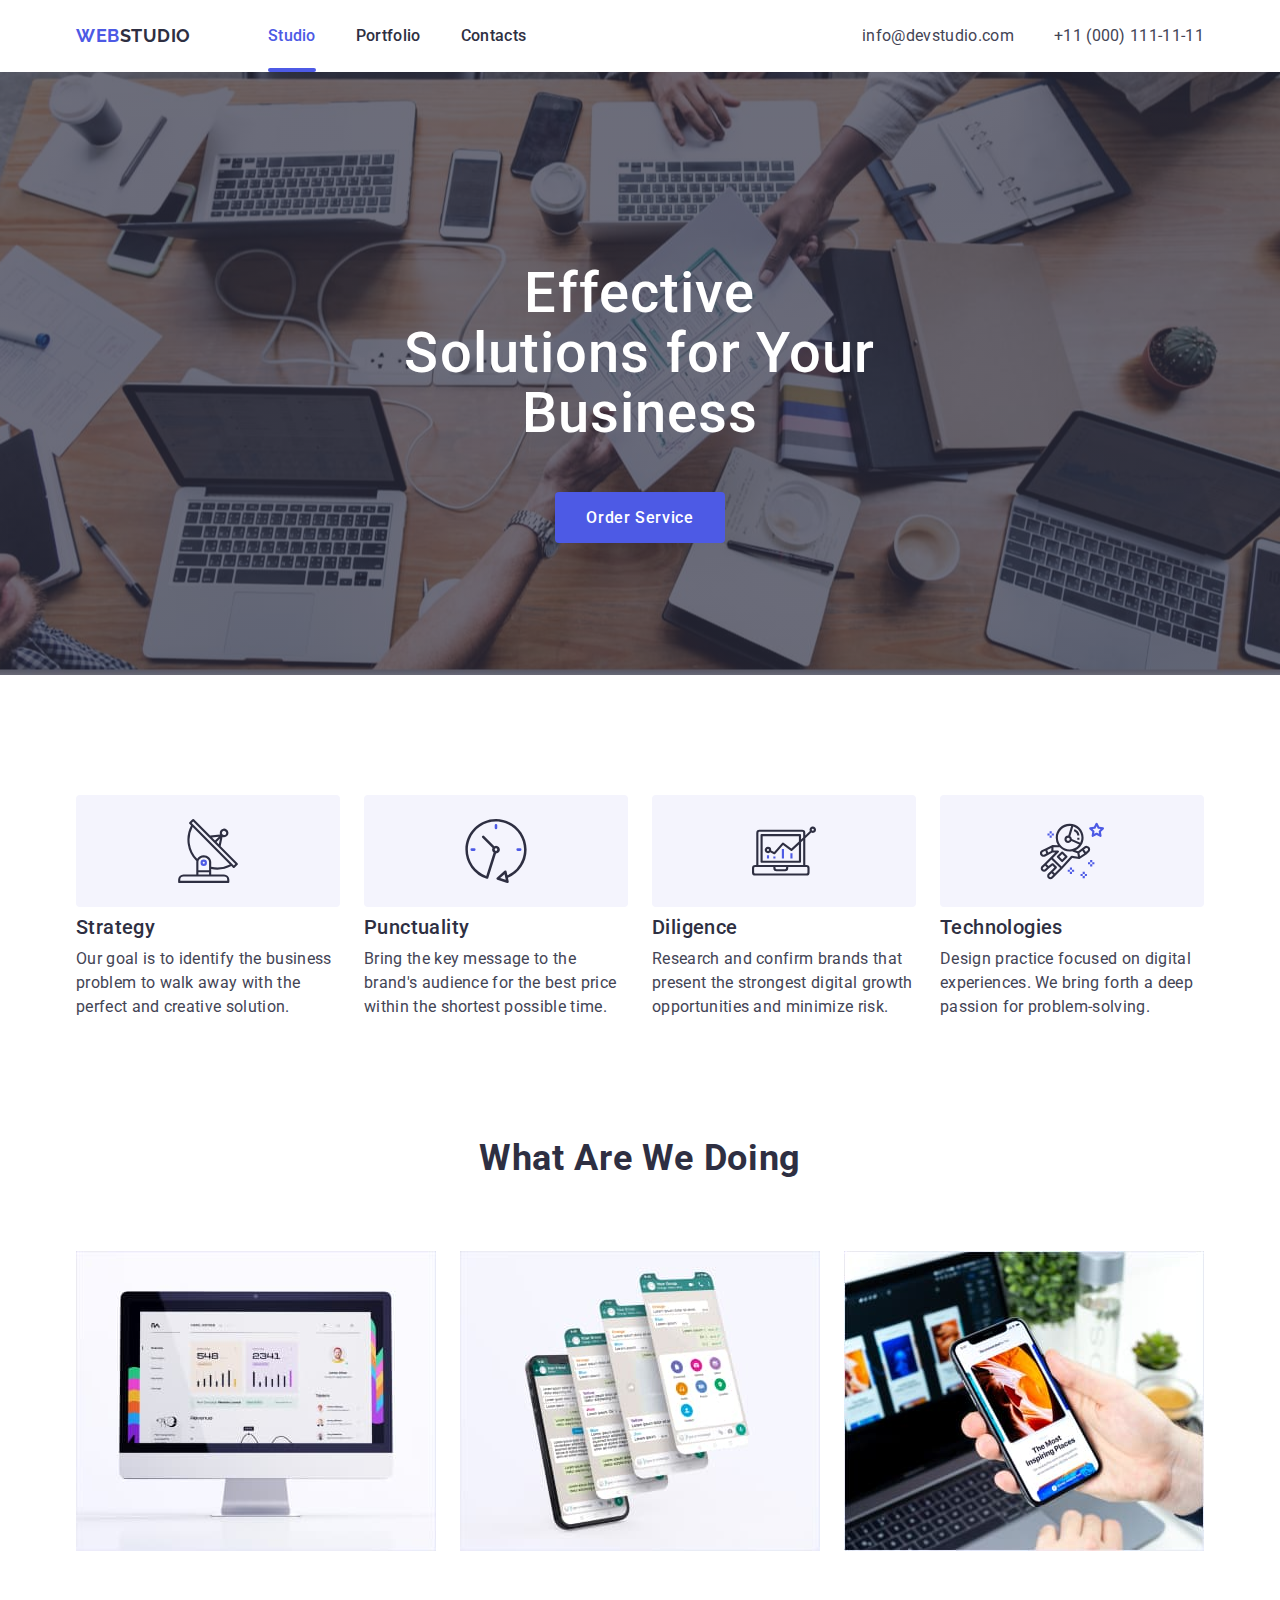
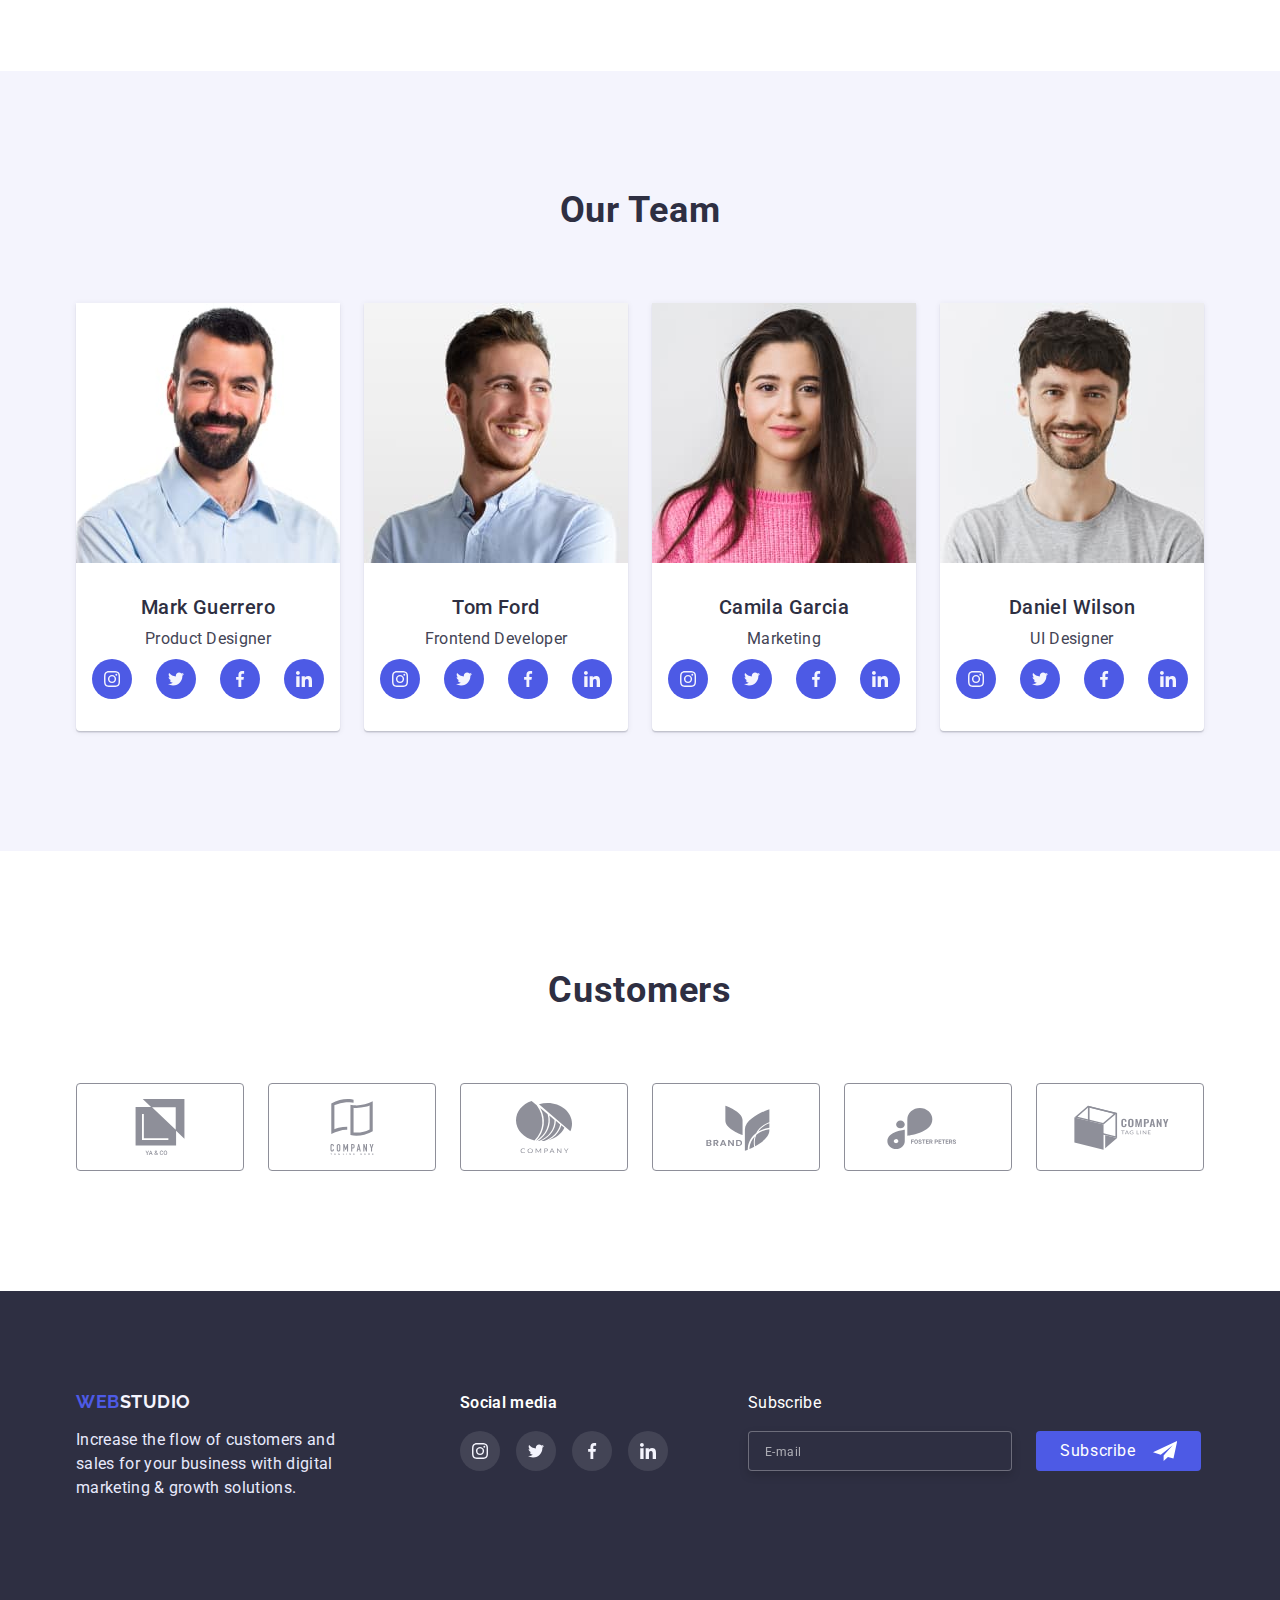
<file: index.html>
<!DOCTYPE html>
<html lang="en">
  <head>
    <meta charset="UTF-8" />
    <meta http-equiv="X-UA-Compatible" content="IE=edge" />
    <meta name="viewport" content="width=device-width, initial-scale=1.0" />
    <title>Studio</title>
    <link rel="preconnect" href="https://fonts.googleapis.com" />
    <link rel="preconnect" href="https://fonts.gstatic.com" crossorigin />
    <link
      href="https://fonts.googleapis.com/css2?family=Raleway:wght@700&family=Roboto:wght@400;500;700;900&display=swap"
      rel="stylesheet"
    />
    <link
      rel="stylesheet"
      href="https://cdn.jsdelivr.net/npm/modern-normalize@1.1.0/modern-normalize.min.css"
    />
    <link rel="stylesheet" href="./css/styles.css" />
  </head>
  <body>
    <!-- header -->
    <header class="header-border">
      <div class="container header-container">
        <div class="page-logo">
          <a href="./index.html" class="logo"
            >WEB<span class="logo-studio">STUDIO</span></a
          >
        </div>
        <nav>
          <ul class="nav-list">
            <li class="list nav-item">
              <a href="./index.html" class="nav-link curent">Studio</a>
            </li>
            <li class="list nav-item">
              <a href="./portfolio.html" class="nav-link">Portfolio</a>
            </li>
            <li class="list nav-item">
              <a href="#" class="nav-link">Contacts</a>
            </li>
          </ul>
        </nav>
        <ul class="auth-list">
          <li class="list auth-item">
            <a href="mailto:info@devstudio.com" class="auth-link"
              >info@devstudio.com</a
            >
          </li>
          <li class="list auth-item">
            <a href="tel:+110001111111" class="auth-link"
              >+11 (000) 111-11-11</a
            >
          </li>
        </ul>
      </div>
    </header>

    <main>
      <!-- hero -->
      <section class="hero">
        <div class="container">
          <h1 class="hero-title">Effective Solutions for Your Business</h1>
          <button type="button" class="hero-button" data-modal-open>
            Order Service
          </button>
        </div>
      </section>

      <!-- features -->
      <section class="features">
        <div class="container">
          <h2 class="visually-hidden">Our features</h2>
          <ul class="features-list">
            <li class="list features-item">
              <div class="features-block">
                <svg width="64" height="64">
                  <use href="./images/sprite.svg#icon-antenna"></use>
                </svg>
              </div>
              <h3 class="title features-title">Strategy</h3>
              <p class="features-text">
                Our goal is to identify the business problem to walk away with
                the perfect and creative solution.
              </p>
            </li>
            <li class="list features-item">
              <div class="features-block">
                <svg width="64" height="64">
                  <use href="./images/sprite.svg#icon-clock"></use>
                </svg>
              </div>
              <h3 class="title features-title">Punctuality</h3>
              <p class="features-text">
                Bring the key message to the brand's audience for the best price
                within the shortest possible time.
              </p>
            </li>
            <li class="list features-item">
              <div class="features-block">
                <svg width="64" height="64">
                  <use href="./images/sprite.svg#icon-diagram"></use>
                </svg>
              </div>
              <h3 class="title features-title">Diligence</h3>
              <p class="features-text">
                Research and confirm brands that present the strongest digital
                growth opportunities and minimize risk.
              </p>
            </li>
            <li class="list features-item">
              <div class="features-block">
                <svg width="64" height="64">
                  <use href="./images/sprite.svg#icon-astronaut"></use>
                </svg>
              </div>
              <h3 class="title features-title">Technologies</h3>
              <p class="features-text">
                Design practice focused on digital experiences. We bring forth a
                deep passion for problem-solving.
              </p>
            </li>
          </ul>
        </div>
      </section>

      <!-- what we are doing -->
      <section class="work-section">
        <div class="container">
          <h2 class="work-title">What are we doing</h2>
          <ul class="work-list">
            <li class="list work-list-item">
              <img
                src="./images/pc-img.jpg"
                alt="desctop applications"
                width="360"
              />
            </li>
            <li class="list work-list-item">
              <img
                src="./images/phone.jpg"
                alt="phone applications"
                width="360"
              />
            </li>
            <li class="list work-list-item">
              <img
                src="./images/read-phone.jpg"
                alt="web products"
                width="360"
              />
            </li>
          </ul>
        </div>
      </section>

      <!-- team -->
      <section class="team">
        <div class="container">
          <h2 class="team-title">Our Team</h2>

          <ul class="team-list">
            <li class="team-item list">
              <img
                src="./images/product-designer.jpg"
                alt="Product Designer"
                width="264"
              />
              <div class="team-box">
                <h3 class="title team-subtitles">Mark Guerrero</h3>
                <p class="team-text">Product Designer</p>

                <ul class="social-list">
                  <li class="social-item">
                    <a
                      href="https://www.instagram.com"
                      rel="noopener noreferrer nofollow"
                      target="_blank"
                      class="social-link"
                    >
                      <svg width="16" height="16">
                        <use href="./images/sprite.svg#icon-instagram"></use>
                      </svg>
                    </a>
                  </li>
                  <li class="social-item">
                    <a
                      href="https://twitter.com"
                      rel="noopener noreferrer nofollow"
                      target="_blank"
                      class="social-link"
                    >
                      <svg width="16" height="16">
                        <use href="./images/sprite.svg#icon-twitter"></use>
                      </svg>
                    </a>
                  </li>
                  <li class="social-item">
                    <a
                      href="https://www.facebook.com"
                      rel="noopener noreferrer nofollow"
                      target="_blank"
                      class="social-link"
                    >
                      <svg width="16" height="16">
                        <use href="./images/sprite.svg#icon-facebook"></use>
                      </svg>
                    </a>
                  </li>
                  <li class="social-item">
                    <a
                      href="https://www.linkedin.com"
                      rel="noopener noreferrer nofollow"
                      target="_blank"
                      class="social-link"
                    >
                      <svg width="16" height="16">
                        <use href="./images/sprite.svg#icon-linkedin"></use>
                      </svg>
                    </a>
                  </li>
                </ul>
              </div>
            </li>

            <li class="team-item list">
              <img
                src="./images/frontend-developer.jpg"
                alt="Frontend Developer"
                width="264"
              />
              <div class="team-box">
                <h3 class="title team-subtitles">Tom Ford</h3>
                <p class="team-text">Frontend Developer</p>
                <ul class="social-list">
                  <li class="social-item">
                    <a
                      href="https://www.instagram.com"
                      rel="noopener noreferrer nofollow"
                      target="_blank"
                      class="social-link"
                    >
                      <svg width="16" height="16">
                        <use href="./images/sprite.svg#icon-instagram"></use>
                      </svg>
                    </a>
                  </li>
                  <li class="social-item">
                    <a
                      href="https://twitter.com"
                      rel="noopener noreferrer nofollow"
                      target="_blank"
                      class="social-link"
                    >
                      <svg width="16" height="16">
                        <use href="./images/sprite.svg#icon-twitter"></use>
                      </svg>
                    </a>
                  </li>
                  <li class="social-item">
                    <a
                      href="https://www.facebook.com"
                      rel="noopener noreferrer nofollow"
                      target="_blank"
                      class="social-link"
                    >
                      <svg width="16" height="16">
                        <use href="./images/sprite.svg#icon-facebook"></use>
                      </svg>
                    </a>
                  </li>
                  <li class="social-item">
                    <a
                      href="https://www.linkedin.com"
                      rel="noopener noreferrer nofollow"
                      target="_blank"
                      class="social-link"
                    >
                      <svg width="16" height="16">
                        <use href="./images/sprite.svg#icon-linkedin"></use>
                      </svg>
                    </a>
                  </li>
                </ul>
              </div>
            </li>

            <li class="team-item list">
              <img src="./images/marketing.jpg" alt="Marketing" width="264" />
              <div class="team-box">
                <h3 class="title team-subtitles">Camila Garcia</h3>
                <p class="team-text">Marketing</p>
                <ul class="social-list">
                  <li class="social-item">
                    <a
                      href="https://www.instagram.com"
                      rel="noopener noreferrer nofollow"
                      target="_blank"
                      class="social-link"
                    >
                      <svg width="16" height="16">
                        <use href="./images/sprite.svg#icon-instagram"></use>
                      </svg>
                    </a>
                  </li>
                  <li class="social-item">
                    <a
                      href="https://twitter.com"
                      rel="noopener noreferrer nofollow"
                      target="_blank"
                      class="social-link"
                    >
                      <svg width="16" height="16">
                        <use href="./images/sprite.svg#icon-twitter"></use>
                      </svg>
                    </a>
                  </li>
                  <li class="social-item">
                    <a
                      href="https://www.facebook.com"
                      rel="noopener noreferrer nofollow"
                      target="_blank"
                      class="social-link"
                    >
                      <svg width="16" height="16">
                        <use href="./images/sprite.svg#icon-facebook"></use>
                      </svg>
                    </a>
                  </li>
                  <li class="social-item">
                    <a
                      href="https://www.linkedin.com"
                      rel="noopener noreferrer nofollow"
                      target="_blank"
                      class="social-link"
                    >
                      <svg width="16" height="16">
                        <use href="./images/sprite.svg#icon-linkedin"></use>
                      </svg>
                    </a>
                  </li>
                </ul>
              </div>
            </li>

            <li class="team-item list">
              <img
                src="./images/ui-designer.jpg"
                alt="UI Designer"
                width="264"
              />
              <div class="team-box">
                <h3 class="title team-subtitles">Daniel Wilson</h3>
                <p class="team-text">UI Designer</p>
                <ul class="social-list">
                  <li class="social-item">
                    <a
                      href="https://www.instagram.com"
                      rel="noopener noreferrer nofollow"
                      target="_blank"
                      class="social-link"
                    >
                      <svg width="16" height="16">
                        <use href="./images/sprite.svg#icon-instagram"></use>
                      </svg>
                    </a>
                  </li>
                  <li class="social-item">
                    <a
                      href="https://twitter.com"
                      rel="noopener noreferrer nofollow"
                      target="_blank"
                      class="social-link"
                    >
                      <svg width="16" height="16">
                        <use href="./images/sprite.svg#icon-twitter"></use>
                      </svg>
                    </a>
                  </li>
                  <li class="social-item">
                    <a
                      href="https://www.facebook.com"
                      rel="noopener noreferrer nofollow"
                      target="_blank"
                      class="social-link"
                    >
                      <svg width="16" height="16">
                        <use href="./images/sprite.svg#icon-facebook"></use>
                      </svg>
                    </a>
                  </li>
                  <li class="social-item">
                    <a
                      href="https://www.linkedin.com"
                      rel="noopener noreferrer nofollow"
                      target="_blank"
                      class="social-link"
                    >
                      <svg class="social-icon" width="16" height="16">
                        <use href="./images/sprite.svg#icon-linkedin"></use>
                      </svg>
                    </a>
                  </li>
                </ul>
              </div>
            </li>
          </ul>
        </div>
      </section>
    </main>

    <!-- Customers -->
    <section class="customers">
      <div class="container">
        <h2 class="customers-title">Customers</h2>

        <ul class="customers-list list">
          <li class="customers-item">
            <a href="#" class="customers-link">
              <svg class="customers-icon" width="104" height="56">
                <use href="./images/sprite.svg#icon-company1"></use>
              </svg>
            </a>
          </li>
          <li class="customers-item">
            <a href="#" class="customers-link">
              <svg class="customers-icon" width="104" height="56">
                <use href="./images/sprite.svg#icon-company2"></use>
              </svg>
            </a>
          </li>
          <li class="customers-item">
            <a href="#" class="customers-link">
              <svg class="customers-icon" width="104" height="56">
                <use href="./images/sprite.svg#icon-company3"></use>
              </svg>
            </a>
          </li>
          <li class="customers-item">
            <a href="#" class="customers-link">
              <svg class="customers-icon" width="104" height="56">
                <use href="./images/sprite.svg#icon-company4"></use>
              </svg>
            </a>
          </li>
          <li class="customers-item">
            <a href="#" class="customers-link">
              <svg class="customers-icon" width="104" height="56">
                <use href="./images/sprite.svg#icon-company5"></use>
              </svg>
            </a>
          </li>
          <li class="customers-item">
            <a href="#" class="customers-link">
              <svg class="customers-icon" width="104" height="56">
                <use href="./images/sprite.svg#icon-company6"></use>
              </svg>
            </a>
          </li>
        </ul>
      </div>
    </section>

    <!-- footer -->
    <footer class="footer">
      <div class="container">
        <div class="footer-blocks">
          <div class="footer-block-one">
            <a href="./index.html" class="logo"
              >WEB<span class="logo-footer">STUDIO</span></a
            >
            <p class="footer-text">
              Increase the flow of customers and sales for your business with
              digital marketing & growth solutions.
            </p>
          </div>
          <div class="footer-block-two">
            <p class="footer-social-title">Social media</p>
            <ul class="social-list-footer">
              <li class="social-item">
                <a
                  href="https://www.instagram.com"
                  rel="noopener noreferrer nofollow"
                  target="_blank"
                  class="social-link-footer"
                >
                  <svg width="16" height="16">
                    <use href="./images/sprite.svg#icon-instagram"></use>
                  </svg>
                </a>
              </li>
              <li class="social-item">
                <a
                  href="https://twitter.com"
                  rel="noopener noreferrer nofollow"
                  target="_blank"
                  class="social-link-footer"
                >
                  <svg width="16" height="16">
                    <use href="./images/sprite.svg#icon-twitter"></use>
                  </svg>
                </a>
              </li>
              <li class="social-item">
                <a
                  href="https://www.facebook.com"
                  rel="noopener noreferrer nofollow"
                  target="_blank"
                  class="social-link-footer"
                >
                  <svg width="16" height="16">
                    <use href="./images/sprite.svg#icon-facebook"></use>
                  </svg>
                </a>
              </li>
              <li class="social-item">
                <a
                  href="https://www.linkedin.com"
                  rel="noopener noreferrer nofollow"
                  target="_blank"
                  class="social-link-footer"
                >
                  <svg class="social-icon" width="16" height="16">
                    <use href="./images/sprite.svg#icon-linkedin"></use>
                  </svg>
                </a>
              </li>
            </ul>
          </div>

          <!-- footer form -->

          <div class="footer-block-three">
            <p class="footer-form-title">Subscribe</p>
            <form class="footer-form">
              <label class="footer-form-label">
                <input
                  type="email"
                  placeholder="E-mail"
                  class="footer-form-input"
                  required
                />
              </label>
              <button type="submit" class="footer-form-button">
                Subscribe
                <svg class="footer-form-icon" width="24px" height="24px">
                  <use href="./images/sprite.svg#icon-send"></use>
                </svg>
              </button>
            </form>
          </div>
        </div>
      </div>
    </footer>

    <!-- backdrop -->

    <div class="backdrop is-hidden" data-modal>
      <div class="modal">
        <button type="button" class="close-btn" data-modal-close>
          <svg class="close-svg" width="8px" height="8px">
            <use href="./images/sprite.svg#icon-close-btn"></use>
          </svg>
        </button>

        <form class="form">
          <p class="form-title">
            Leave your contacts and we will call you back
          </p>

          <label class="form-label">
            <span class="label-description">Name</span>
            <span class="input-wrap">
              <input
                type="text"
                class="form-input"
                name="name"
                required
                pattern="[a-zA-Zа-яА-Я]+"
                minlength="3"
              />
              <svg class="form-svg" width="18px" height="18px">
                <use href="./images/sprite.svg#icon-person"></use>
              </svg>
            </span>
          </label>

          <label class="form-label">
            <span class="label-description">Phone</span>
            <span class="input-wrap">
              <input
                type="tel"
                class="form-input"
                name="phone"
                required
                pattern="[0-9]{3}-[0-9]{3}-[0-9]{2}-[0-9]{2}"
                title="###-###-##-##"
              />
              <svg class="form-svg" width="18px" height="24px">
                <use href="./images/sprite.svg#icon-phone"></use>
              </svg>
            </span>
          </label>

          <label class="form-label">
            <span class="label-description">Email</span>
            <span class="input-wrap">
              <input type="email" class="form-input" name="email" required />
              <svg class="form-svg" width="18px" height="24px">
                <use href="./images/sprite.svg#icon-email"></use>
              </svg>
            </span>
          </label>

          <label class="comment-label">
            <span class="label-description">Comment</span>
            <textarea
              name="feedback"
              placeholder="Text input"
              class="form-comment"
            ></textarea>
          </label>

          <div class="checkbox-wrap">
            <input
              id="therms"
              type="checkbox"
              name="therms"
              class="form-checkbox visually-hidden"
            />
            <label for="therms" class="form-check-label">
              I accept the terms and conditions of the&nbsp;
              <a href="#" class="form-link">Privacy Policy</a>
            </label>
          </div>
          <button type="submit" class="form-button">Send</button>
        </form>
      </div>
    </div>

    <script src="./js/modal.js"></script>
  </body>
</html>
</file>
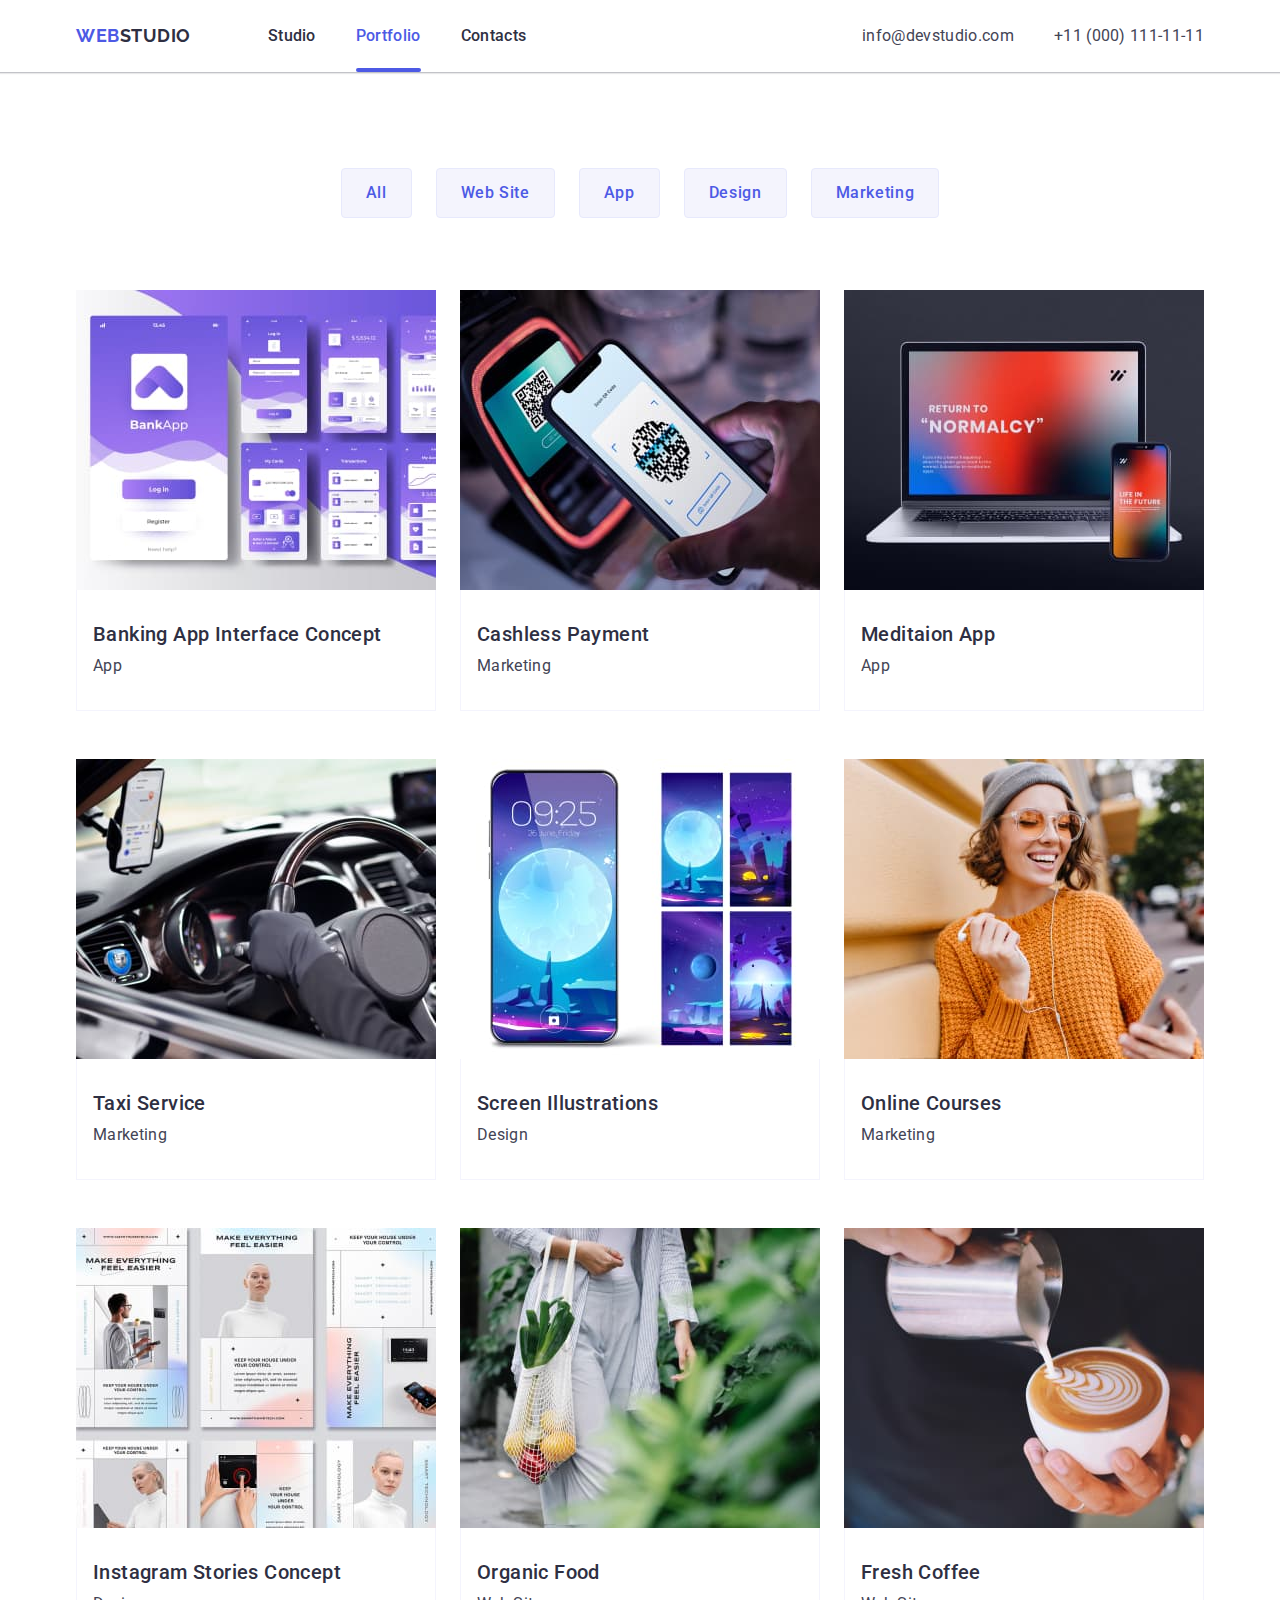
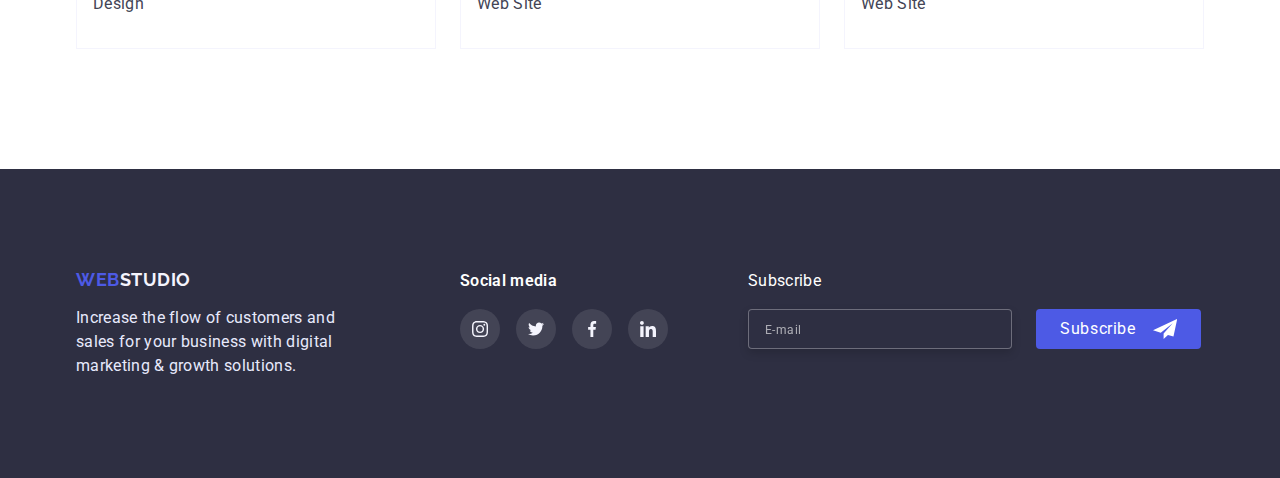
<file: portfolio.html>
<!DOCTYPE html>
<html lang="en">
  <head>
    <meta charset="UTF-8" />
    <meta http-equiv="X-UA-Compatible" content="IE=edge" />
    <meta name="viewport" content="width=device-width, initial-scale=1.0" />
    <title>Portfolio</title>
    <link rel="preconnect" href="https://fonts.googleapis.com" />
    <link rel="preconnect" href="https://fonts.gstatic.com" crossorigin />
    <link
      href="https://fonts.googleapis.com/css2?family=Raleway:wght@700&family=Roboto:wght@400;500;700;900&display=swap"
      rel="stylesheet"
    />
    <link
      rel="stylesheet"
      href="https://cdn.jsdelivr.net/npm/modern-normalize@1.1.0/modern-normalize.min.css"
    />
    <link rel="stylesheet" href="./css/styles.css" />
  </head>
  <body>
    <!-- portfolio header -->
    <header class="header-border">
      <div class="container header-container">
        <div class="page-logo">
          <a href="./index.html" class="logo"
            >WEB<span class="logo-studio">STUDIO</span></a
          >
        </div>
        <nav>
          <ul class="nav-list">
            <li class="list nav-item">
              <a href="./index.html" class="nav-link">Studio</a>
            </li>
            <li class="list nav-item">
              <a href="./portfolio.html" class="nav-link curent">Portfolio</a>
            </li>
            <li class="list nav-item">
              <a href="#" class="nav-link">Contacts</a>
            </li>
          </ul>
        </nav>
        <ul class="auth-list">
          <li class="list auth-item">
            <a href="mailto:info@devstudio.com" class="auth-link"
              >info@devstudio.com</a
            >
          </li>
          <li class="list auth-item">
            <a href="tel:+110001111111" class="auth-link"
              >+11 (000) 111-11-11</a
            >
          </li>
        </ul>
      </div>
    </header>

    <!-- portfolio main -->

    <main>
      <section class="portfolio">
        <div class="container">
          <h1 class="visually-hidden">Our portfolio</h1>
          <ul class="page-filter">
            <li class="list filter-list">
              <button class="filter-button" type="button">All</button>
            </li>
            <li class="list filter-list">
              <button class="filter-button" type="button">Web Site</button>
            </li>
            <li class="list filter-list">
              <button class="filter-button" type="button">App</button>
            </li>
            <li class="list filter-list">
              <button class="filter-button" type="button">Design</button>
            </li>
            <li class="list filter-list">
              <button class="filter-button" type="button">Marketing</button>
            </li>
          </ul>

          <ul class="portfolio-list">
            <li class="list portfolio-list-item">
              <a class="link portfolio-link" href="#">
                <div class="portfolio-overlay">
                  <img
                    src="./images/pfolio1.jpg"
                    alt="Banking App Interface"
                    width="360"
                    height="300"
                  />

                  <p class="overlay-text">
                    14 Stylish and User-Friendly App Design Concepts · Task
                    Manager App · Calorie Tracker App · Exotic Fruit Ecommerce
                    App · Cloud Storage App
                  </p>
                </div>
                <div class="item-blok">
                  <h3 class="pfolio-heading">Banking App Interface Concept</h3>
                  <p class="pfolio-type">App</p>
                </div>
              </a>
            </li>

            <li class="list portfolio-list-item">
              <a class="link portfolio-link" href="#">
                <div class="portfolio-overlay">
                  <img
                    src="./images/pfolio2.jpg"
                    alt="phone scans the code"
                    width="360"
                    height="300"
                  />

                  <p class="overlay-text">
                    14 Stylish and User-Friendly App Design Concepts · Task
                    Manager App · Calorie Tracker App · Exotic Fruit Ecommerce
                    App · Cloud Storage App
                  </p>
                </div>

                <div class="item-blok">
                  <h3 class="pfolio-heading">Cashless Payment</h3>
                  <p class="pfolio-type">Marketing</p>
                </div>
              </a>
            </li>

            <li class="list portfolio-list-item">
              <a class="link portfolio-link" href="#">
                <div class="portfolio-overlay">
                  <img
                    src="./images/pfolio3.jpg"
                    alt="same wallpaper on laptop and phone"
                    width="360"
                    height="300"
                  />

                  <p class="overlay-text">
                    14 Stylish and User-Friendly App Design Concepts · Task
                    Manager App · Calorie Tracker App · Exotic Fruit Ecommerce
                    App · Cloud Storage App
                  </p>
                </div>

                <div class="item-blok">
                  <h3 class="pfolio-heading">Meditaion App</h3>
                  <p class="pfolio-type">App</p>
                </div>
              </a>
            </li>

            <li class="list portfolio-list-item">
              <a class="link portfolio-link" href="#">
                <div class="portfolio-overlay">
                  <img
                    src="./images/pfolio4.jpg"
                    alt="drive the car by navigation from the phone"
                    width="360"
                    height="300"
                  />

                  <p class="overlay-text">
                    14 Stylish and User-Friendly App Design Concepts · Task
                    Manager App · Calorie Tracker App · Exotic Fruit Ecommerce
                    App · Cloud Storage App
                  </p>
                </div>

                <div class="item-blok">
                  <h3 class="pfolio-heading">Taxi Service</h3>
                  <p class="pfolio-type">Marketing</p>
                </div>
              </a>
            </li>

            <li class="list portfolio-list-item">
              <a class="link portfolio-link" href="#">
                <div class="portfolio-overlay">
                  <img
                    src="./images/pfolio5.jpg"
                    alt="different images for the phone screensavers"
                    width="360"
                    height="300"
                  />

                  <p class="overlay-text">
                    14 Stylish and User-Friendly App Design Concepts · Task
                    Manager App · Calorie Tracker App · Exotic Fruit Ecommerce
                    App · Cloud Storage App
                  </p>
                </div>

                <div class="item-blok">
                  <h3 class="pfolio-heading">Screen Illustrations</h3>
                  <p class="pfolio-type">Design</p>
                </div>
              </a>
            </li>

            <li class="list portfolio-list-item">
              <a class="link portfolio-link" href="#">
                <div class="portfolio-overlay">
                  <img
                    src="./images/pfolio6.jpg"
                    alt="a girl in headphones listens to courses"
                    width="360"
                    height="300"
                  />

                  <p class="overlay-text">
                    14 Stylish and User-Friendly App Design Concepts · Task
                    Manager App · Calorie Tracker App · Exotic Fruit Ecommerce
                    App · Cloud Storage App
                  </p>
                </div>
                <div class="item-blok">
                  <h3 class="pfolio-heading">Online Courses</h3>
                  <p class="pfolio-type">Marketing</p>
                </div>
              </a>
            </li>

            <li class="list portfolio-list-item">
              <a class="link portfolio-link" href="#">
                <div class="portfolio-overlay">
                  <img
                    src="./images/pfolio7.jpg"
                    alt="Instagram Stories Concept"
                    width="360"
                    height="300"
                  />

                  <p class="overlay-text">
                    14 Stylish and User-Friendly App Design Concepts · Task
                    Manager App · Calorie Tracker App · Exotic Fruit Ecommerce
                    App · Cloud Storage App
                  </p>
                </div>

                <div class="item-blok">
                  <h3 class="pfolio-heading">Instagram Stories Concept</h3>
                  <p class="pfolio-type">Design</p>
                </div>
              </a>
            </li>

            <li class="list portfolio-list-item">
              <a class="link portfolio-link" href="#">
                <div class="portfolio-overlay">
                  <img
                    src="./images/pfolio8.jpg"
                    alt="the girl carries a bag of fruit"
                    width="360"
                    height="300"
                  />

                  <p class="overlay-text">
                    14 Stylish and User-Friendly App Design Concepts · Task
                    Manager App · Calorie Tracker App · Exotic Fruit Ecommerce
                    App · Cloud Storage App
                  </p>
                </div>
                <div class="item-blok">
                  <h3 class="pfolio-heading">Organic Food</h3>
                  <p class="pfolio-type">Web Site</p>
                </div>
              </a>
            </li>

            <li class="list portfolio-list-item">
              <a class="link portfolio-link" href="#">
                <div class="portfolio-overlay">
                  <img
                    src="./images/pfolio9.jpg"
                    alt="drawing with cream on coffee"
                    width="360"
                    height="300"
                  />

                  <p class="overlay-text">
                    14 Stylish and User-Friendly App Design Concepts · Task
                    Manager App · Calorie Tracker App · Exotic Fruit Ecommerce
                    App · Cloud Storage App
                  </p>
                </div>
                <div class="item-blok">
                  <h3 class="pfolio-heading">Fresh Coffee</h3>
                  <p class="pfolio-type">Web Site</p>
                </div>
              </a>
            </li>
          </ul>
        </div>
      </section>
    </main>
    <!-- footer -->
    <footer class="footer">
      <div class="container">
        <div class="footer-blocks">
          <div class="footer-block-one">
            <a href="./index.html" class="logo"
              >WEB<span class="logo-footer">STUDIO</span></a
            >
            <p class="footer-text">
              Increase the flow of customers and sales for your business with
              digital marketing & growth solutions.
            </p>
          </div>
          <div class="footer-block-two">
            <p class="footer-social-title">Social media</p>
            <ul class="social-list-footer">
              <li class="social-item">
                <a
                  href="https://www.instagram.com"
                  rel="noopener noreferrer nofollow"
                  target="_blank"
                  class="social-link-footer"
                >
                  <svg width="16" height="16">
                    <use href="./images/sprite.svg#icon-instagram"></use>
                  </svg>
                </a>
              </li>
              <li class="social-item">
                <a
                  href="https://twitter.com"
                  rel="noopener noreferrer nofollow"
                  target="_blank"
                  class="social-link-footer"
                >
                  <svg width="16" height="16">
                    <use href="./images/sprite.svg#icon-twitter"></use>
                  </svg>
                </a>
              </li>
              <li class="social-item">
                <a
                  href="https://www.facebook.com"
                  rel="noopener noreferrer nofollow"
                  target="_blank"
                  class="social-link-footer"
                >
                  <svg width="16" height="16">
                    <use href="./images/sprite.svg#icon-facebook"></use>
                  </svg>
                </a>
              </li>
              <li class="social-item">
                <a
                  href="https://www.linkedin.com"
                  rel="noopener noreferrer nofollow"
                  target="_blank"
                  class="social-link-footer"
                >
                  <svg class="social-icon" width="16" height="16">
                    <use href="./images/sprite.svg#icon-linkedin"></use>
                  </svg>
                </a>
              </li>
            </ul>
          </div>
          <!-- footer form -->

          <div class="footer-block-three">
            <p class="footer-form-title">Subscribe</p>
            <form class="footer-form">
              <label class="footer-form-label">
                <input
                  type="email"
                  placeholder="E-mail"
                  class="footer-form-input"
                  required
                />
              </label>
              <button type="submit" class="footer-form-button">
                Subscribe
                <svg class="footer-form-icon" width="24px" height="24px">
                  <use href="./images/sprite.svg#icon-send"></use>
                </svg>
              </button>
            </form>
          </div>
        </div>
      </div>
    </footer>
  </body>
</html>
</file>
<file: css/styles.css>
:root {
  --primary-text-color: #434455;
  --title-color: #2e2f42;
  --accent-color: #4d5ae5;
}

body {
  background-color: #fff;
  color: #434455;

  font-family: "Raleway", sans-serif;
  font-family: "Roboto", sans-serif;
  font-size: 16px;
  margin: 0;
}

.container {
  width: 1158px;
  padding-left: 15px;
  padding-right: 15px;
  margin-left: auto;
  margin-right: auto;
}
/* ================= reset's =================*/

h1,
h2,
h3,
p {
  margin-top: 0;
  margin-bottom: 0;
}

ul {
  margin-top: 0;
  margin-bottom: 0;
  padding-left: 0;
}

img {
  display: block;
  max-width: 100%;
  height: auto;
}

button {
  cursor: pointer;
}

/* ================= components =================*/
.pfolio-type,
.auth-link,
.features-text,
.team-text {
  font-weight: 400;
  line-height: 1.5;
  letter-spacing: 0.02em;
  color: var(--primary-text-color);
}
.list {
  list-style: none;
}
.link,
.auth-link {
  text-decoration: none;
  display: block;
}

/* ================= header =================*/
.header-container {
  display: flex;

  align-items: center;
  justify-content: flex-start;
}

.header-border {
  background: #ffffff;
  box-shadow: 0px 2px 1px rgba(46, 47, 66, 0.08),
    0px 1px 1px rgba(46, 47, 66, 0.16), 0px 1px 0px rgba(46, 47, 66, 0.08);
}

.nav-link, 
.auth-link
/* .logo-studio, */
/* .logo { */ {
  padding-top: 24px;
  padding-bottom: 24px;
}
/* ================= logo =================*/
.page-logo {
  margin-right: 77px;
  display: block;
}

.logo {
  color: #4d5ae5;
  width: 44px;
  height: 22px;

  font-family: "Raleway";
  font-weight: 700;
  font-size: 18px;
  line-height: 1.17;
  letter-spacing: 0.03em;
}

.logo-studio {
  color: #2e2f42;
  width: 71px;
  height: 22px;

  font-family: "Raleway";
  font-weight: 700;
  font-size: 18px;
  line-height: 1.17;
  letter-spacing: 0.03em;
}

.logo,
.logo-studio {
  text-decoration: none;
}
/* ================= navigation =================*/

.nav-list {
  display: flex;
  align-items: center;
}

.nav-link {
  display: block;
  position: relative;
  color: var(--title-color);
  text-decoration: none;

  font-weight: 500;
  font-size: 16px;
  line-height: 1.5;
  letter-spacing: 0.02em;

  transition: color 250ms cubic-bezier(0.4, 0, 0.2, 1);
}

.nav-item:not(:last-child) {
  margin-right: 40px;
}

.nav-link:hover,
.nav-link:focus {
  color: var(--accent-color);
}
.curent::after {
  content: "";
  position: absolute;
  width: 100%;
  height: 4px;
  left: 0;
  bottom: 0;
  border-radius: 3px;

  background-color: var(--accent-color);
}

.curent {
  color: var(--accent-color);
}
/* ================= authorization =================*/
.auth-list {
  display: flex;
  align-items: center;
  margin-left: auto;
}

.auth-link {
  transition: color 250ms cubic-bezier(0.4, 0, 0.2, 1);
}

.auth-item:not(:last-child) {
  margin-right: 40px;
}

.auth-link:hover,
.auth-link:focus {
  color: var(--accent-color);
}
/* ================= hero =================*/

.hero {
  max-width: 1440px;
  height: 603px;
  display: block;
  background-color: var(--title-color);
  background-image: linear-gradient(
      to right,
      rgba(46, 47, 66, 0.7),
      rgba(46, 47, 66, 0.7)
    ),
    url(../images/people-office.jpg);
  background-repeat: no-repeat;
  background-position: center;

  margin-left: auto;
  margin-right: auto;
  padding-top: 192px;
  padding-bottom: 192px;
}

.hero-title {
  color: #ffffff;
  width: 492px;
  text-align: center;

  font-weight: 500;
  font-size: 56px;
  line-height: 1.07;
  letter-spacing: 0.02em;

  margin-left: auto;
  margin-right: auto;
  margin-bottom: 48px;
}
.hero-button {
  display: block;
  background-color: var(--accent-color);
  color: #ffffff;
  width: 170px;
  height: 51px;
  border-radius: 4px;

  font-family: inherit;
  font-weight: 500;
  font-size: 16px;
  line-height: 1.19;
  letter-spacing: 0.04em;

  padding: 0;
  margin-left: auto;
  margin-right: auto;
  border: none;

  transition: box-shadow 250ms cubic-bezier(0.4, 0, 0.2, 1);
}

.hero-button:hover,
.hero-button:focus {
  box-shadow: 0px 1px 6px rgba(46, 47, 66, 0.8),
    0px 1px 1px rgba(46, 47, 66, 0.6), 0px 2px 1px rgba(46, 47, 66, 0.8);
}

/* ================= features =================*/
.features {
  padding-top: 120px;
  padding-bottom: 120px;
}

.visually-hidden {
  position: absolute;
  width: 1px;
  height: 1px;
  margin: -1px;
  border: 0;
  padding: 0;
  white-space: nowrap;
  clip-path: inset(100%);
  clip: rect(0 0 0 0);
  overflow: hidden;
}

.title {
  color: var(--title-color);

  font-weight: 500;
  font-size: 20px;
  line-height: 1.2;
  letter-spacing: 0.02em;
}

.features-title {
  margin-bottom: 8px;
}

.features-list {
  display: flex;
}

.features-item {
  width: 264px;
}

.features-item:not(:last-child) {
  margin-right: 24px;
}

.features-block {
  display: flex;
  justify-content: center;
  align-items: center;
  width: 264px;
  height: 112px;
  background-color: #f4f4fd;
  border-radius: 4px;
  margin-bottom: 8px;
}
/* =========== what we are doing, our team ========*/
.work-section {
  padding-bottom: 120px;
}

.work-title,
.team-title,
.customers-title {
  color: var(--title-color);

  font-weight: 700;
  font-size: 36px;
  line-height: 1.11;
  letter-spacing: 0.02em;
  text-transform: capitalize;
  text-align: center;
  margin-bottom: 72px;
}

.work-list {
  display: flex;
}
.work-list-item:not(:last-child) {
  margin-right: 24px;
}

/* ================= our team =================*/

.team-list {
  display: flex;
}
.team-item:not(:last-child) {
  margin-right: 24px;
}
.team {
  background-color: #f4f4fd;
  margin-left: auto;
  margin-right: auto;
  padding-top: 120px;
  padding-bottom: 120px;
}
.team-item {
  background-color: #ffffff;
  box-shadow: 0px 1px 6px rgba(46, 47, 66, 0.08),
    0px 1px 1px rgba(46, 47, 66, 0.16), 0px 2px 1px rgba(46, 47, 66, 0.08);
  border-radius: 0px 0px 4px 4px;
}

.team-box {
  padding: 32px 16px;
}

.team-subtitles {
  text-align: center;

  margin-bottom: 8px;
}
.team-text {
  text-align: center;
  margin-bottom: 8px;
}

.social-list {
  display: flex;

  justify-content: space-between;
  list-style: none;
}

.social-link {
  display: flex;
  justify-content: center;
  align-items: center;
  width: 40px;
  height: 40px;
  border-radius: 50%;
  background-color: var(--accent-color);

  transition: background-color 250ms cubic-bezier(0.4, 0, 0.2, 1);
}

.social-link:hover,
.social-link:focus {
  background-color: #31d0aa;
}

.social-item:nth-last-child() {
  margin-right: 24px;
}

/* ==================customers============== */
.customers {
  margin-left: auto;
  margin-right: auto;
  padding-top: 120px;
  padding-bottom: 120px;
}

.customers-list {
  display: flex;
  justify-content: space-between;
}

.customers-link {
  display: flex;
  justify-content: center;
  align-items: center;
  width: 168px;
  height: 88px;
  border: 1px solid #8e8f99;
  border-radius: 4px;
  color: #8e8f99;
  transition: color 250ms cubic-bezier(0.4, 0, 0.2, 1),
    border-color 250ms cubic-bezier(0.4, 0, 0.2, 1);
}

.customers-icon {
  fill: currentColor;
}
.customers-link:focus,
.customers-link:hover {
  color: var(--accent-color);
  border: 1px solid var(--accent-color);
}

/* ================= footer =================*/

.footer {
  background-color: var(--title-color);

  margin-left: auto;
  margin-right: auto;
  padding-top: 100px;
  padding-bottom: 100px;
}
.footer-text {
  color: #e7e9fc;
  font-weight: 400;
  font-size: 16px;
  line-height: 1.5;
  letter-spacing: 0.02em;
  width: 264px;
  margin-top: 16px;
}
.logo-footer {
  color: #f4f4fd;
}

.footer-blocks {
  display: flex;
}

.footer-block-one {
  display: block;
  width: 264px;
  margin-right: 120px;
}

.footer-block-two {
  display: block;
  width: 208px;
  margin-right: 80px;
}

.social-list-footer {
  display: flex;
  margin-top: 16px;
  justify-content: space-between;
  list-style: none;
}

.footer-social-title {
  font-family: "Roboto";
  font-style: normal;
  font-weight: 600;
  font-size: 16px;
  line-height: 1.5;
  letter-spacing: 0.02em;
  color: #ffffff;
}

.social-link-footer {
  display: flex;
  justify-content: center;
  align-items: center;
  width: 40px;
  height: 40px;
  border-radius: 50%;

  background-color: rgba(255, 255, 255, 0.1);

  transition: background-color 250ms cubic-bezier(0.4, 0, 0.2, 1);
}

.social-link-footer:hover,
.social-link-footer:focus {
  background-color: #31d0aa;
}
/* =================footer form================= */

.footer-form-title {
  font-family: "Roboto";
  font-style: normal;
  font-weight: 400;
  font-size: 16px;
  line-height: 1.5;
  letter-spacing: 0.02em;
  color: #ffffff;
  margin-bottom: 16px;
}

.footer-form-label {
  display: block;
  margin-right: 24px;
}

.footer-form-input {
  width: 264px;
  height: 40px;
  background-color: var(--title-color);
  border: 1px solid rgba(255, 255, 255, 0.3);
  filter: drop-shadow(0px 4px 4px rgba(0, 0, 0, 0.15));
  border-radius: 4px;
  padding: 8px 16px;
  color: #ffffff;
  outline: none;
  transition: border-color 250ms cubic-bezier(0.4, 0, 0.2, 1);
}

.footer-form-input:focus {
  border-color: var(--accent-color);
}

.footer-form-input::placeholder {
  font-weight: 400;
  font-size: 12px;
  line-height: 2;
  letter-spacing: 0.04em;
  color: rgba(255, 255, 255, 0.6);
}

.footer-form-button {
  position: relative;
  width: 165px;
  height: 40px;
  background-color: var(--accent-color);

  border-radius: 4px;
  border: none;

  font-weight: 400;
  font-size: 16px;
  line-height: 1.5;
  letter-spacing: 0.04em;
  color: #ffffff;
  text-align: left;
  padding: 8px 24px;
}

.footer-form-icon {
  position: absolute;
  top: 8px;
  right: 24px;
}

.footer-form {
  display: flex;
  align-items: end;
}
/* ================= portfolio =================*/

.portfolio {
  padding-top: 96px;
  padding-bottom: 120px;
}

.page-filter {
  display: flex;
  justify-content: center;
  margin-bottom: 72px;
}

.filter-button {
  display: block;
  background-color: #f4f4fd;
  color: var(--accent-color);
  background: #f4f4fd;
  border: 1px solid #e7e9fc;
  border-radius: 4px;

  font-family: inherit;
  font-weight: 500;
  font-size: 16px;
  line-height: 1.5;
  letter-spacing: 0.04em;

  padding: 12px 24px;

  transition: background-color 250ms cubic-bezier(0.4, 0, 0.2, 1),
    color 250ms cubic-bezier(0.4, 0, 0.2, 1),
    box-shadow 250ms cubic-bezier(0.4, 0, 0.2, 1),
    border 250ms cubic-bezier(0.4, 0, 0.2, 1);
}
.filter-list:not(:last-child) {
  margin-right: 24px;
}

.filter-button:hover,
.filter-button:focus {
  background-color: var(--accent-color);
  color: #ffffff;
  box-shadow: 0px 3px 1px rgba(0, 0, 0, 0.1), 0px 2px 1px rgba(0, 0, 0, 0.08),
    0px 2px 2px rgba(0, 0, 0, 0.12);
  border: 1px solid var(--accent-color);
}

.portfolio-list {
  display: flex;
  flex-wrap: wrap;
  margin-top: -48px;
  margin-left: -24px;
}

.portfolio-list-item {
  width: calc(100% / 3 - 24px);

  margin-top: 48px;
  margin-left: 24px;

  transition: box-shadow 250ms cubic-bezier(0.4, 0, 0.2, 1);
}

.item-blok {
  padding: 32px 16px;
  border: 0.5px solid #f4f4fd;
  border-top: none;
}

.pfolio-heading {
  color: var(--title-color);
  font-weight: 500;
  font-size: 20px;
  line-height: 1.2;
  letter-spacing: 0.02em;

  margin-bottom: 8px;
}

.portfolio-list-item:hover,
.portfolio-list-item:focus {
  box-shadow: 0px 1px 6px rgba(46, 47, 66, 0.08);
}

.portfolio-overlay {
  display: block;
  position: relative;
  overflow: hidden;
}

.overlay-text {
  display: block;
  position: absolute;
  width: 100%;
  height: 100%;
  padding: 40px 32px;

  font-family: "Roboto";
  font-style: normal;
  font-weight: 400;
  font-size: 16px;
  line-height: 1.5;
  letter-spacing: 0.02em;
  color: #f4f4fd;
  background-color: var(--accent-color);

  opacity: 0;

  overflow: hidden;
  transition: opacity 250ms cubic-bezier(0.4, 0, 0.2, 1),
    transform 250ms cubic-bezier(0.4, 0, 0.2, 1);
}

.portfolio-link:hover .overlay-text,
.portfolio-link:focus .overlay-text {
  transform: translateY(-100%);
  opacity: 1;
}

/* ========Modal======== */

.backdrop {
  position: fixed;
  top: 0;
  left: 0;
  z-index: 100;
  width: 100%;
  height: 100%;
  background-color: rgba(46, 47, 66, 0.4);
  transition: scale 250ms cubic-bezier(0.4, 0, 0.2, 1),
    opacity 250ms cubic-bezier(0.4, 0, 0.2, 1),
    visibility 250ms cubic-bezier(0.4, 0, 0.2, 1);
  opacity: 1;
  scale: 1;
  visibility: 1;
}

.modal {
  position: absolute;
  top: 50%;
  left: 50%;
  transform: translate(-50%, -50%);

  width: 408px;

  background-color: #fcfcfc;
  box-shadow: 0px 1px 1px rgba(0, 0, 0, 0.14), 0px 1px 3px rgba(0, 0, 0, 0.12),
    0px 2px 1px rgba(0, 0, 0, 0.2);
  border-radius: 4px;

  padding-top: 70px;
  padding-left: 24px;
  padding-right: 24px;
  padding-bottom: 26px;
}

.is-hidden {
  visibility: hidden;
  opacity: 0;
  pointer-events: none;
  scale: 0.5;
}

.close-btn {
  position: absolute;
  top: 24px;
  right: 24px;

  background-color: #e7e9fc;
  width: 24px;
  height: 24px;
  border: 1px solid rgba(0, 0, 0, 0.1);
  border-radius: 15px;
  padding: 0;

  transition: box-shadow 250ms cubic-bezier(0.4, 0, 0.2, 1),
    background-color 250ms cubic-bezier(0.4, 0, 0.2, 1),
    fill 250ms cubic-bezier(0.4, 0, 0.2, 1);
}

.close-btn:hover,
.close-btn:focus {
  box-shadow: 0px 1px 6px rgba(46, 47, 66, 0.08),
    0px 1px 6px rgba(46, 47, 66, 0.16), 0px 2px 6px rgba(46, 47, 66, 0.08);
}

.close-btn:active {
  background-color: var(--accent-color);
  fill: #ffffff;
}

/* =============== form ================= */

.form {
  display: flex;
  flex-direction: column;
}

.form-title {
  font-family: "Roboto";
  font-weight: 500;
  font-size: 16px;
  text-align: center;
  line-height: 1.5;
  letter-spacing: 0.02em;
  color: #2e2f42;
  margin-bottom: 16px;
}

.form-input {
  width: 100%;
  height: 40px;
  border: 1px solid rgba(33, 33, 33, 0.2);
  border-radius: 4px;

  padding-left: 38px;
  outline: none;
  transition: border-color 250ms cubic-bezier(0.4, 0, 0.2, 1);
}

.form-svg {
  position: absolute;
  top: 50%;
  left: 16px;
  transform: translateY(-50%);
  color: var(--title-color);
  transition: fill 250ms cubic-bezier(0.4, 0, 0.2, 1);
}

.form-input:focus {
  border-color: var(--accent-color);
}

.form-input:focus + .form-svg {
  fill: var(--accent-color);
}

.form-comment:focus {
  border-color: var(--accent-color);
}

.form-label {
  margin-bottom: 8px;
}

.label-description {
  margin-bottom: 4px;
  font-family: "Roboto";
  font-weight: 400;
  font-size: 12px;
  line-height: 1.33;
  letter-spacing: 0.04em;
  color: #8e8f99;
}

.form-comment {
  resize: none;
  width: 100%;
  height: 120px;
  border: 1px solid rgba(33, 33, 33, 0.2);
  border-radius: 4px;

  padding: 8px 16px;
  margin-bottom: 16px;
  outline: none;
  transition: border-color 250ms cubic-bezier(0.4, 0, 0.2, 1);
}

textarea::placeholder {
  font-family: "Roboto";
  font-weight: 400;
  font-size: 12px;
  line-height: 1.33;
  letter-spacing: 0.04em;
  color: rgba(117, 117, 117, 0.5);
  resize: none;
}

.checkbox-wrap {
  display: flex;
  margin-bottom: 24px;
}

.form-checkbox {
  margin-right: 8px;
  width: 16px;
  height: 16px;
  border: 1.25px solid #2e2f42;
  border-radius: 2px;
}

.form-checkbox:checked + .form-check-label::before {
  background-image: url("../images/checkbox.svg");
  background-color: #404bbf;
  background-size: 10px 8px;
  background-repeat: no-repeat;
  background-position: center;
  border-color: #404bbf;
}

.form-checkbox:focus + .form-check-label::before {
  outline: 1px solid #404bbf;
}

.form-check-label {
  display: flex;
  align-items: center;
  font-family: "Roboto";
  font-style: normal;
  font-weight: 400;
  font-size: 12px;
  line-height: 1.33;
  letter-spacing: 0.04em;
  color: #757575;
}

.form-check-label::before {
  content: "";
  display: block;
  cursor: pointer;
  width: 16px;
  height: 16px;
  border: 1.25px solid #2e2f42;
  border-radius: 2px;
  margin-right: 8px;
  transition: border-color 250ms cubic-bezier(0.4, 0, 0.2, 1),
    background-image 250ms cubic-bezier(0.4, 0, 0.2, 1),
    background-color 250ms cubic-bezier(0.4, 0, 0.2, 1);
}

.form-link {
  font-family: "Roboto";
  font-style: normal;
  font-weight: 400;
  font-size: 12px;
  line-height: 1.33;
  letter-spacing: 0.04em;
  color: var(--accent-color);
}

.form-button {
  display: block;
  margin-left: auto;
  margin-right: auto;

  padding: 16px 32px;
  width: 169px;
  height: 56px;
  background: #4d5ae5;
  box-shadow: 0px 4px 4px rgba(0, 0, 0, 0.15);
  border-radius: 4px;
  border: none;

  font-family: "Roboto";
  font-weight: 500;
  font-size: 16px;
  line-height: 1.5;
  text-align: center;
  letter-spacing: 0.04em;
  color: #ffffff;
}

.input-wrap {
  position: relative;
}
</file>
